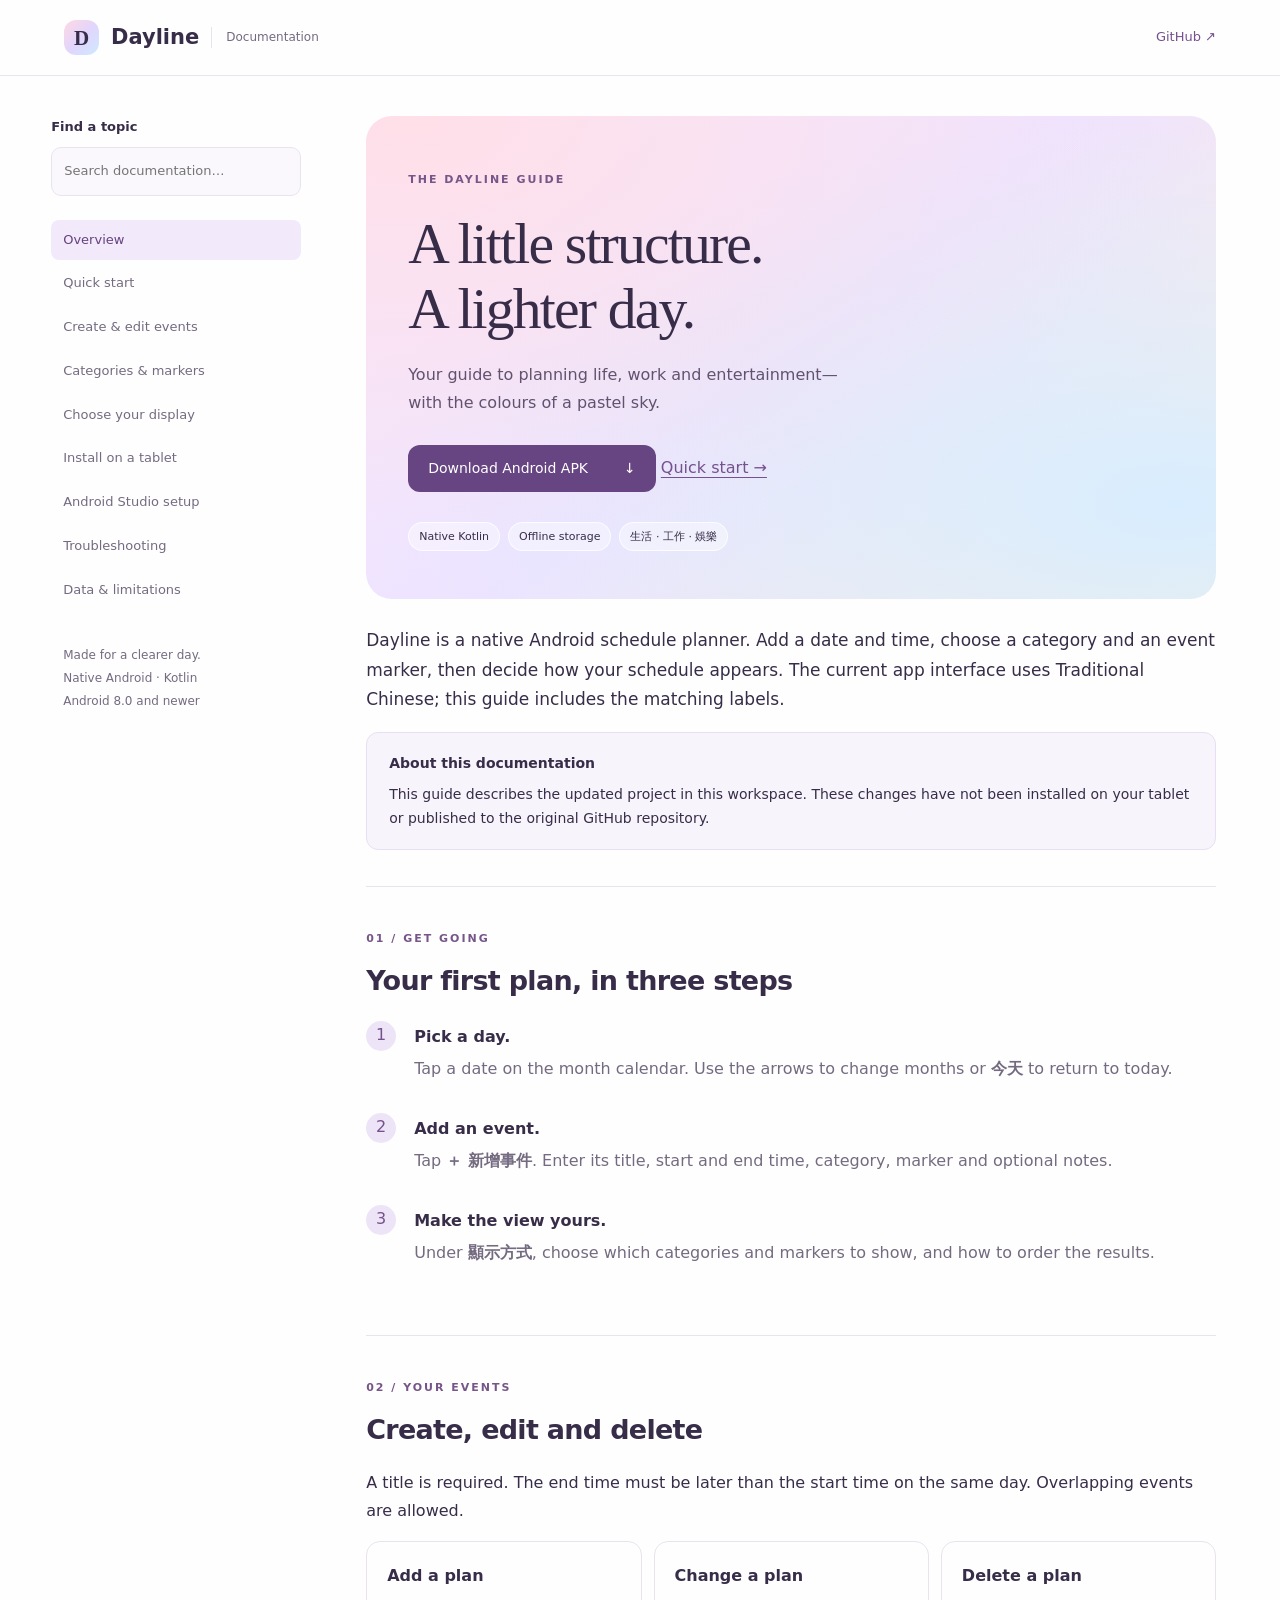
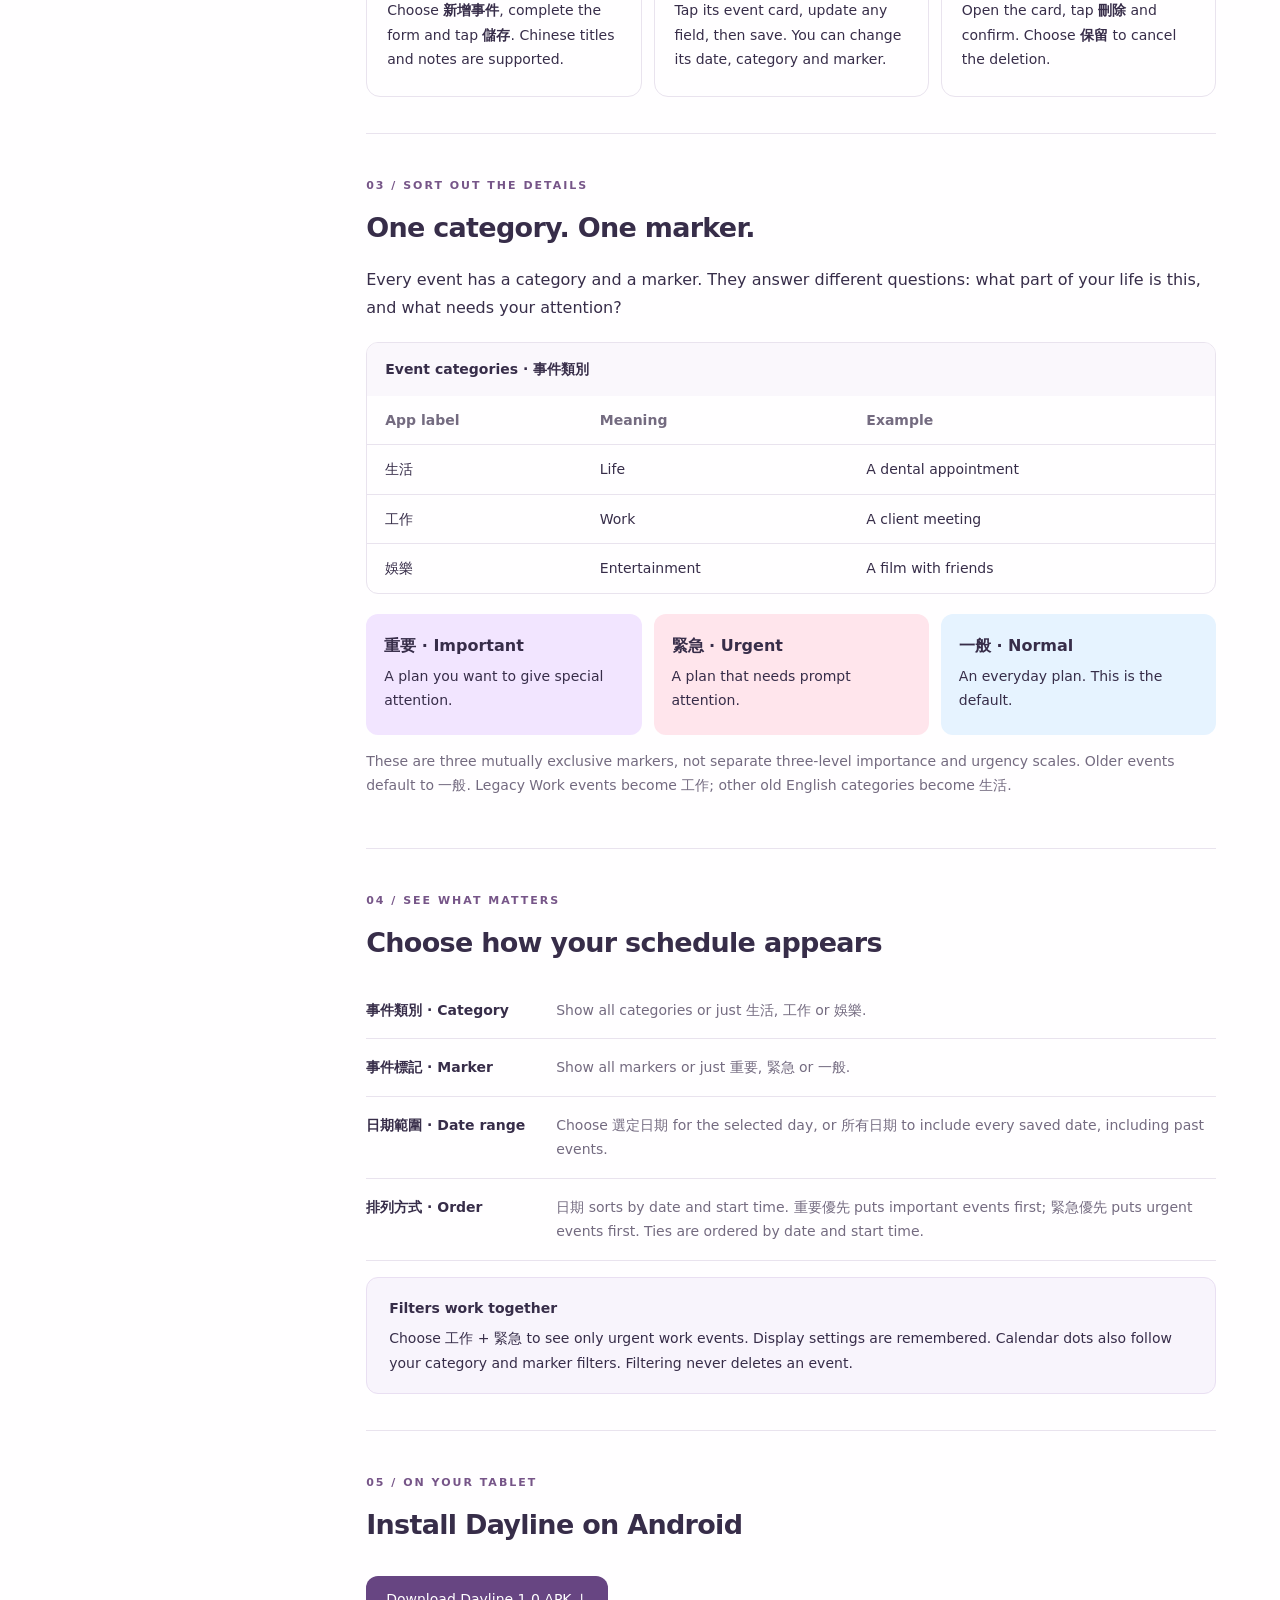
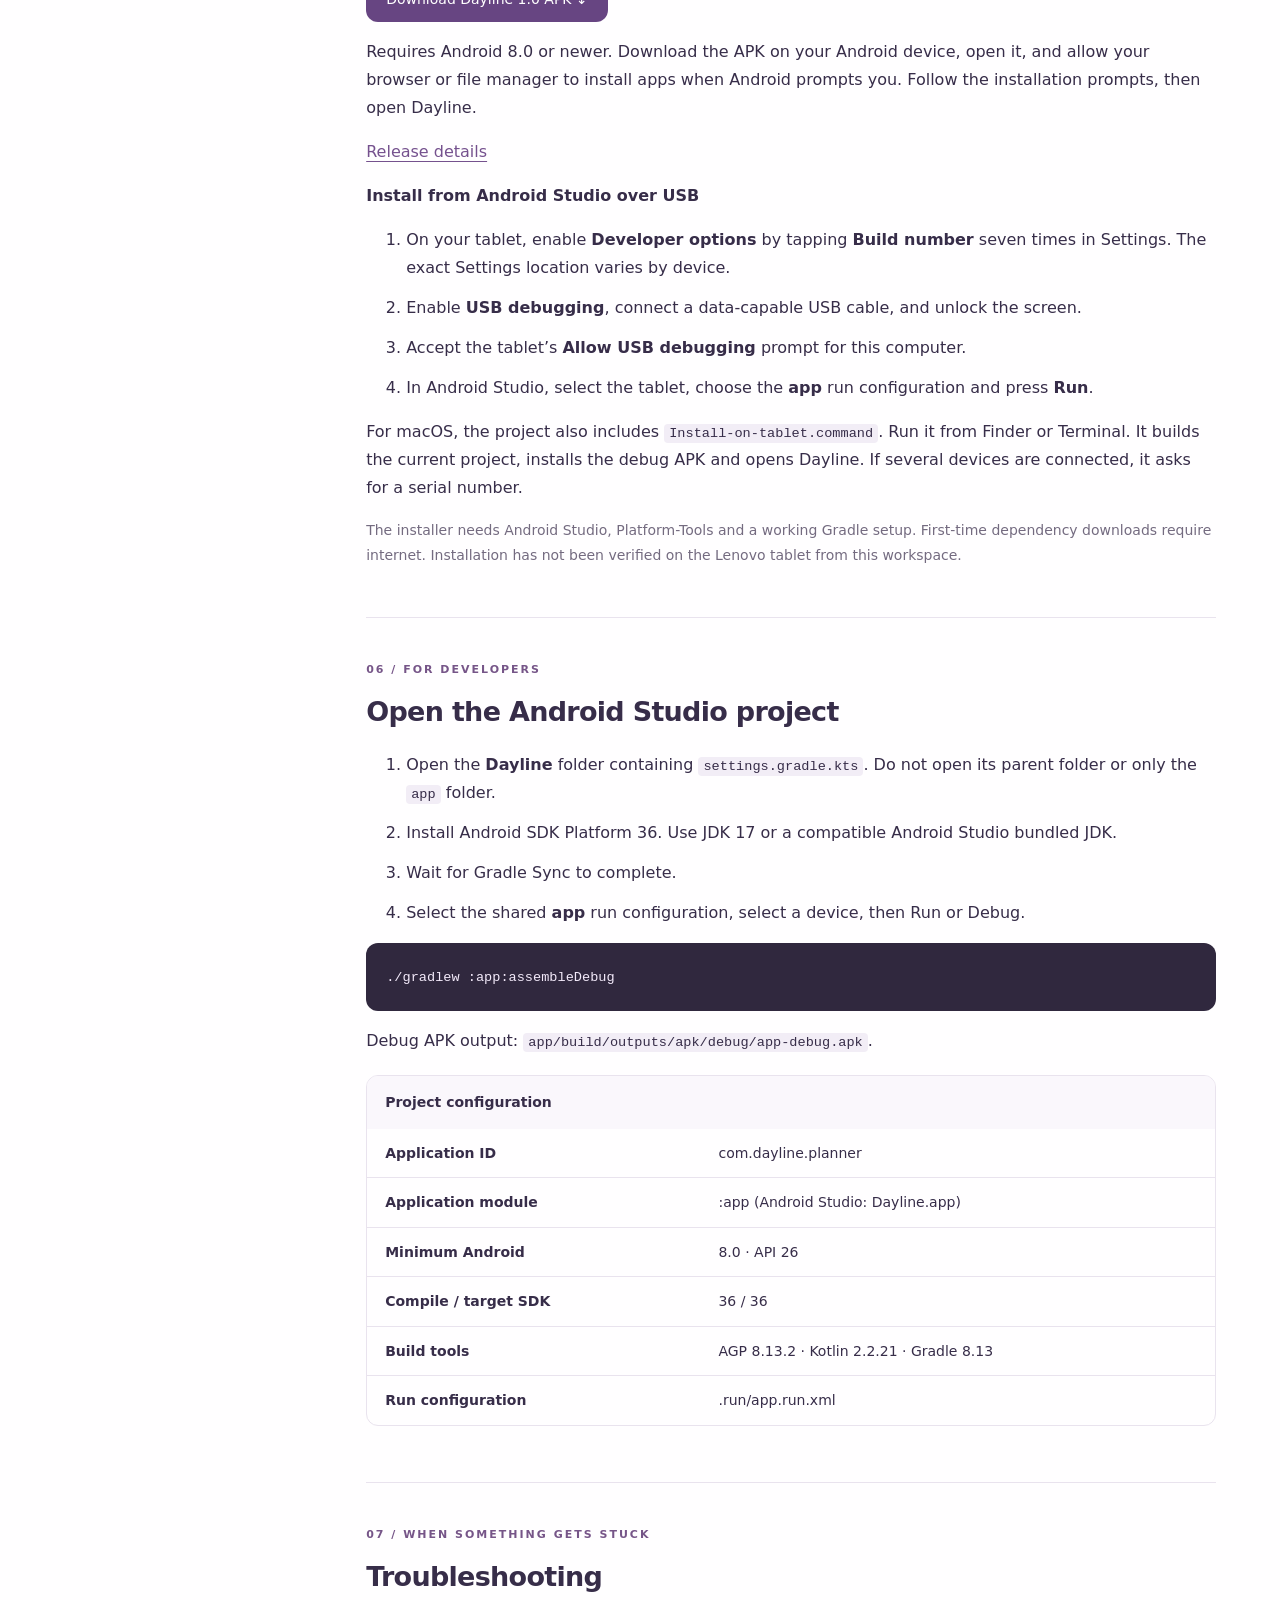
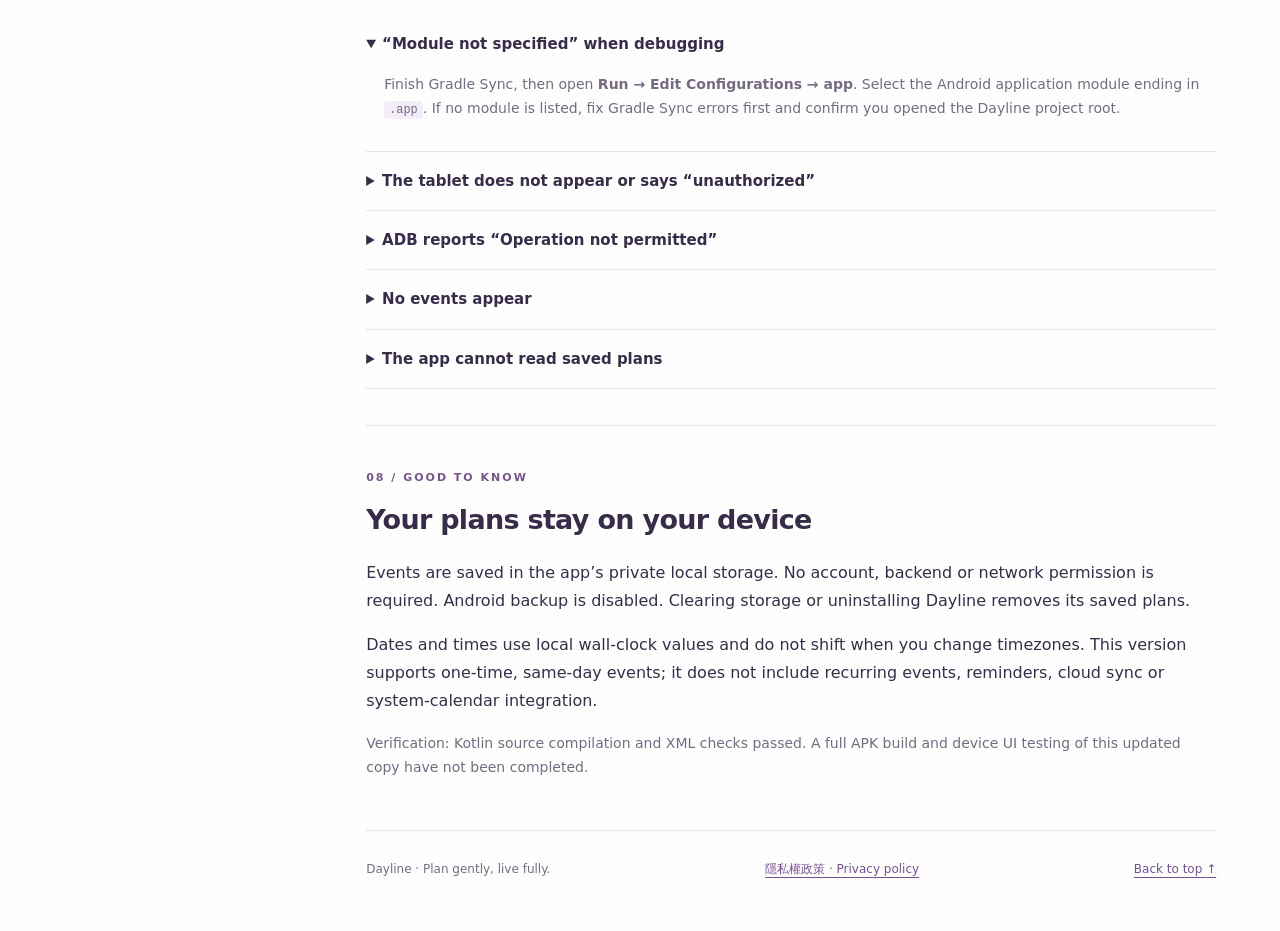
<file: docs/index.html>
<!doctype html>
<html lang="en">
<head>
<meta charset="utf-8"><meta name="viewport" content="width=device-width,initial-scale=1">
<meta name="description" content="Dayline Android app documentation: plan events, choose categories and priorities, filter your schedule, and install on a tablet.">
<title>Dayline · Documentation</title>
<link rel="stylesheet" href="styles.css">
</head>
<body>
<a class="skip" href="#main">Skip to content</a>
<header><a class="brand" href="#overview"><span class="logo" aria-hidden="true">D</span> Dayline <small>Documentation</small></a><a class="repo" href="https://github.com/lauquinausappstore-lgtm/schedule_planning">GitHub ↗</a></header>
<div class="layout">
<aside aria-label="Documentation navigation">
<label class="search-label" for="search">Find a topic</label><input id="search" type="search" placeholder="Search documentation…" aria-controls="navigation">
<nav id="navigation"><a href="#overview">Overview</a><a href="#quick-start">Quick start</a><a href="#events">Create & edit events</a><a href="#categories">Categories & markers</a><a href="#display">Choose your display</a><a href="#install">Install on a tablet</a><a href="#android-studio">Android Studio setup</a><a href="#troubleshooting">Troubleshooting</a><a href="#data">Data & limitations</a></nav>
<p id="no-results" hidden>No matching topics.</p><div class="sidebar-note">Made for a clearer day.<br>Native Android · Kotlin<br>Android 8.0 and newer</div>
</aside>
<main id="main">
<section id="overview" data-keywords="overview introduction dayline 彩雲 行程">
<div class="hero"><span class="eyebrow">THE DAYLINE GUIDE</span><h1>A little structure.<br>A lighter day.</h1><p>Your guide to planning life, work and entertainment—with the colours of a pastel sky.</p><a class="button" href="https://github.com/lauquinausappstore-lgtm/schedule_planning/releases/download/v1.0.0/app-release.apk">Download Android APK <span aria-hidden="true">↓</span></a> <a href="#quick-start">Quick start →</a><div class="tags"><span>Native Kotlin</span><span>Offline storage</span><span>生活 · 工作 · 娛樂</span></div></div>
<p class="intro">Dayline is a native Android schedule planner. Add a date and time, choose a category and an event marker, then decide how your schedule appears. The current app interface uses Traditional Chinese; this guide includes the matching labels.</p>
<div class="notice"><strong>About this documentation</strong><p>This guide describes the updated project in this workspace. These changes have not been installed on your tablet or published to the original GitHub repository.</p></div>
</section>
<section id="quick-start" data-keywords="quick start getting started 新增事件"><span class="eyebrow">01 / GET GOING</span><h2>Your first plan, in three steps</h2><ol class="steps"><li><strong>Pick a day.</strong><p>Tap a date on the month calendar. Use the arrows to change months or <b>今天</b> to return to today.</p></li><li><strong>Add an event.</strong><p>Tap <b>＋ 新增事件</b>. Enter its title, start and end time, category, marker and optional notes.</p></li><li><strong>Make the view yours.</strong><p>Under <b>顯示方式</b>, choose which categories and markers to show, and how to order the results.</p></li></ol></section>
<section id="events" data-keywords="events create edit delete save title notes date time 新增 編輯 刪除 儲存"><span class="eyebrow">02 / YOUR EVENTS</span><h2>Create, edit and delete</h2><p>A title is required. The end time must be later than the start time on the same day. Overlapping events are allowed.</p><div class="cards"><article><h3>Add a plan</h3><p>Choose <b>新增事件</b>, complete the form and tap <b>儲存</b>. Chinese titles and notes are supported.</p></article><article><h3>Change a plan</h3><p>Tap its event card, update any field, then save. You can change its date, category and marker.</p></article><article><h3>Delete a plan</h3><p>Open the card, tap <b>刪除</b> and confirm. Choose <b>保留</b> to cancel the deletion.</p></article></div></section>
<section id="categories" data-keywords="categories priority markers important urgent normal 生活 工作 娛樂 重要 緊急 一般"><span class="eyebrow">03 / SORT OUT THE DETAILS</span><h2>One category. One marker.</h2><p>Every event has a category and a marker. They answer different questions: what part of your life is this, and what needs your attention?</p><div class="table-wrap"><table><caption>Event categories · 事件類別</caption><thead><tr><th>App label</th><th>Meaning</th><th>Example</th></tr></thead><tbody><tr><td>生活</td><td>Life</td><td>A dental appointment</td></tr><tr><td>工作</td><td>Work</td><td>A client meeting</td></tr><tr><td>娛樂</td><td>Entertainment</td><td>A film with friends</td></tr></tbody></table></div><div class="marker-row"><article class="important"><b>重要 · Important</b><p>A plan you want to give special attention.</p></article><article class="urgent"><b>緊急 · Urgent</b><p>A plan that needs prompt attention.</p></article><article class="normal"><b>一般 · Normal</b><p>An everyday plan. This is the default.</p></article></div><p class="muted">These are three mutually exclusive markers, not separate three-level importance and urgency scales. Older events default to 一般. Legacy Work events become 工作; other old English categories become 生活.</p></section>
<section id="display" data-keywords="display filter sort order date priority urgency 顯示 篩選 排列 全部 所有日期"><span class="eyebrow">04 / SEE WHAT MATTERS</span><h2>Choose how your schedule appears</h2><dl><div><dt>事件類別 · Category</dt><dd>Show all categories or just 生活, 工作 or 娛樂.</dd></div><div><dt>事件標記 · Marker</dt><dd>Show all markers or just 重要, 緊急 or 一般.</dd></div><div><dt>日期範圍 · Date range</dt><dd>Choose 選定日期 for the selected day, or 所有日期 to include every saved date, including past events.</dd></div><div><dt>排列方式 · Order</dt><dd>日期 sorts by date and start time. 重要優先 puts important events first; 緊急優先 puts urgent events first. Ties are ordered by date and start time.</dd></div></dl><div class="notice"><strong>Filters work together</strong><p>Choose 工作 + 緊急 to see only urgent work events. Display settings are remembered. Calendar dots also follow your category and marker filters. Filtering never deletes an event.</p></div></section>
<section id="install" data-keywords="install tablet lenovo usb cable debugging 安裝 平板"><span class="eyebrow">05 / ON YOUR TABLET</span><h2>Install Dayline on Android</h2><p><a class="button" href="https://github.com/lauquinausappstore-lgtm/schedule_planning/releases/download/v1.0.0/app-release.apk">Download Dayline 1.0 APK ↓</a></p><p>Requires Android 8.0 or newer. Download the APK on your Android device, open it, and allow your browser or file manager to install apps when Android prompts you. Follow the installation prompts, then open Dayline.</p><p><a href="https://github.com/lauquinausappstore-lgtm/schedule_planning/releases/tag/v1.0.0">Release details</a></p><h3>Install from Android Studio over USB</h3><ol><li>On your tablet, enable <b>Developer options</b> by tapping <b>Build number</b> seven times in Settings. The exact Settings location varies by device.</li><li>Enable <b>USB debugging</b>, connect a data-capable USB cable, and unlock the screen.</li><li>Accept the tablet’s <b>Allow USB debugging</b> prompt for this computer.</li><li>In Android Studio, select the tablet, choose the <b>app</b> run configuration and press <b>Run</b>.</li></ol><p>For macOS, the project also includes <code>Install-on-tablet.command</code>. Run it from Finder or Terminal. It builds the current project, installs the debug APK and opens Dayline. If several devices are connected, it asks for a serial number.</p><p class="muted">The installer needs Android Studio, Platform-Tools and a working Gradle setup. First-time dependency downloads require internet. Installation has not been verified on the Lenovo tablet from this workspace.</p></section>
<section id="android-studio" data-keywords="android studio module debug run gradle sdk jdk kotlin setup configuration"><span class="eyebrow">06 / FOR DEVELOPERS</span><h2>Open the Android Studio project</h2><ol><li>Open the <b>Dayline</b> folder containing <code>settings.gradle.kts</code>. Do not open its parent folder or only the <code>app</code> folder.</li><li>Install Android SDK Platform 36. Use JDK 17 or a compatible Android Studio bundled JDK.</li><li>Wait for Gradle Sync to complete.</li><li>Select the shared <b>app</b> run configuration, select a device, then Run or Debug.</li></ol><pre><code>./gradlew :app:assembleDebug</code></pre><p>Debug APK output: <code>app/build/outputs/apk/debug/app-debug.apk</code>.</p><div class="table-wrap"><table><caption>Project configuration</caption><tbody><tr><th scope="row">Application ID</th><td>com.dayline.planner</td></tr><tr><th scope="row">Application module</th><td>:app (Android Studio: Dayline.app)</td></tr><tr><th scope="row">Minimum Android</th><td>8.0 · API 26</td></tr><tr><th scope="row">Compile / target SDK</th><td>36 / 36</td></tr><tr><th scope="row">Build tools</th><td>AGP 8.13.2 · Kotlin 2.2.21 · Gradle 8.13</td></tr><tr><th scope="row">Run configuration</th><td>.run/app.run.xml</td></tr></tbody></table></div></section>
<section id="troubleshooting" data-keywords="troubleshooting module specified adb unauthorized permission error empty"><span class="eyebrow">07 / WHEN SOMETHING GETS STUCK</span><h2>Troubleshooting</h2><details open><summary>“Module not specified” when debugging</summary><p>Finish Gradle Sync, then open <b>Run → Edit Configurations → app</b>. Select the Android application module ending in <code>.app</code>. If no module is listed, fix Gradle Sync errors first and confirm you opened the Dayline project root.</p></details><details><summary>The tablet does not appear or says “unauthorized”</summary><p>Unlock it, enable USB debugging and accept the authorization prompt. Check the cable supports data transfer and reconnect it. Install Platform-Tools through Android Studio’s SDK Manager if ADB is missing.</p></details><details><summary>ADB reports “Operation not permitted”</summary><p>The agent session previously blocked ADB’s USB access and local server. Run the installer in a normal macOS Terminal session, or use Android Studio on the computer.</p></details><details><summary>No events appear</summary><p>Set both category and marker to <b>全部</b>, then choose <b>所有日期</b>. A plan outside the selected date or filters is hidden, not removed.</p></details><details><summary>The app cannot read saved plans</summary><p>Changes are disabled to protect the stored data. Recover the saved data before clearing app storage. Clearing storage permanently removes the local plans.</p></details></section>
<section id="data" data-keywords="data privacy offline backup limitations recurrence reminder cloud"><span class="eyebrow">08 / GOOD TO KNOW</span><h2>Your plans stay on your device</h2><p>Events are saved in the app’s private local storage. No account, backend or network permission is required. Android backup is disabled. Clearing storage or uninstalling Dayline removes its saved plans.</p><p>Dates and times use local wall-clock values and do not shift when you change timezones. This version supports one-time, same-day events; it does not include recurring events, reminders, cloud sync or system-calendar integration.</p><p class="muted">Verification: Kotlin source compilation and XML checks passed. A full APK build and device UI testing of this updated copy have not been completed.</p></section>
<footer>Dayline · Plan gently, live fully. <a href="privacy-policy.html">隱私權政策 · Privacy policy</a><a href="#overview">Back to top ↑</a></footer>
</main></div><script src="script.js"></script>
</body></html>
</file>
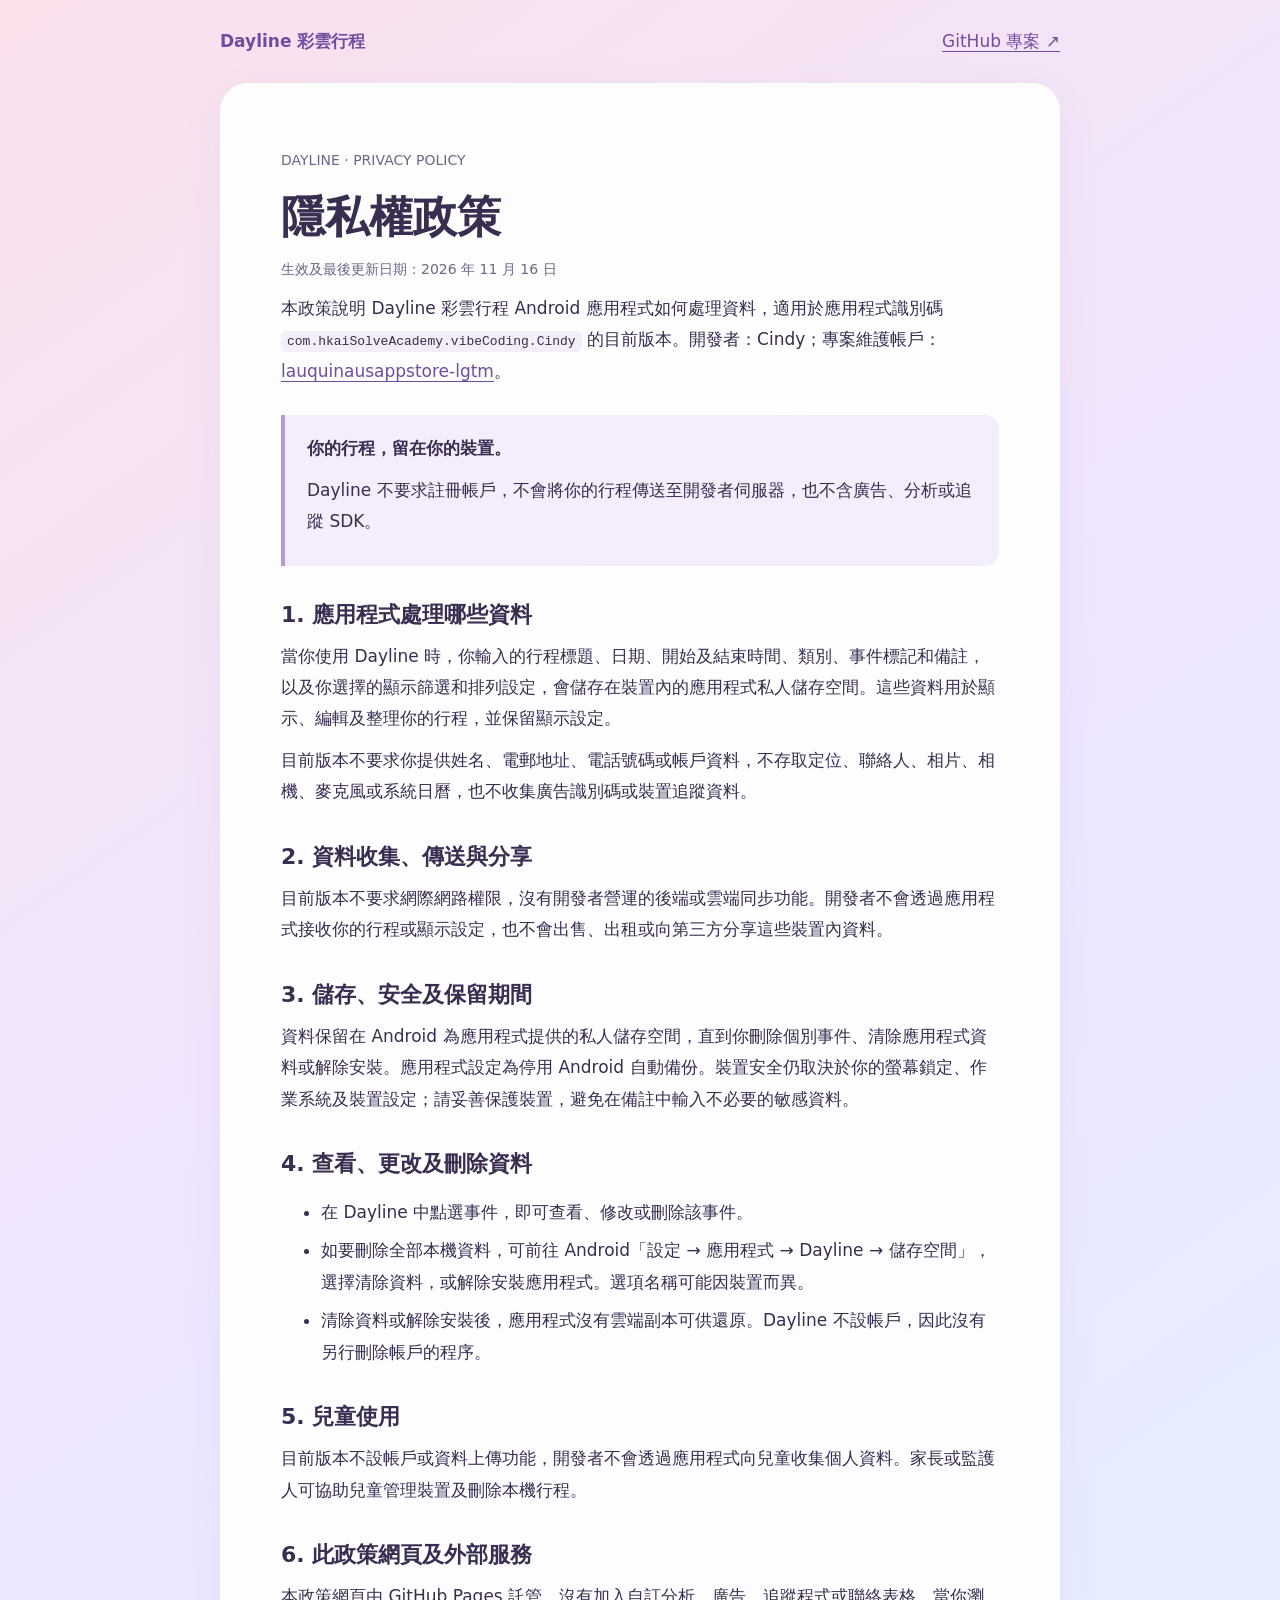
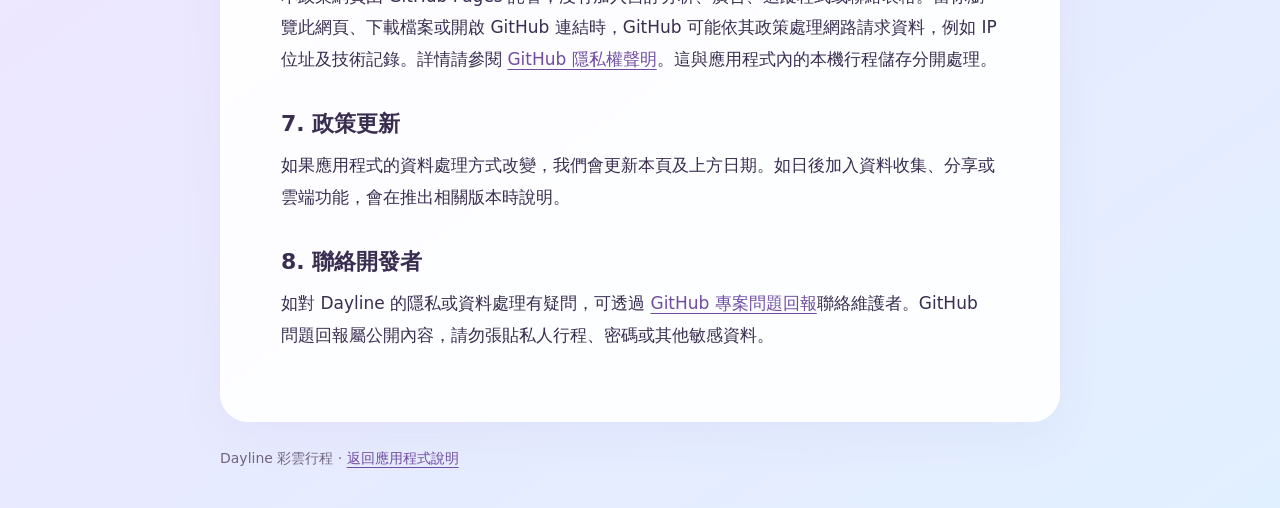
<file: docs/privacy-policy.html>
<!doctype html>
<html lang="zh-Hant">
<head>
<meta charset="utf-8">
<meta name="viewport" content="width=device-width,initial-scale=1">
<meta name="description" content="Dayline 彩雲行程隱私權政策：行程資料只儲存於裝置，不設帳戶、不含廣告或追蹤。">
<title>隱私權政策 · Dayline 彩雲行程</title>
<style>
:root{color-scheme:light;--ink:#392d50;--muted:#716484;--accent:#704da1}*{box-sizing:border-box}body{margin:0;color:var(--ink);font:17px/1.85 system-ui,-apple-system,"Noto Sans TC",sans-serif;background:linear-gradient(145deg,#fae1ec,#eee6ff 48%,#e1f0ff);min-height:100vh}header,main,footer{width:min(840px,calc(100% - 40px));margin:auto}header{padding:26px 0;display:flex;justify-content:space-between;gap:20px}a{color:var(--accent);text-underline-offset:4px}a:focus-visible{outline:3px solid var(--accent);outline-offset:5px}.brand{font-weight:750;text-decoration:none}main{background:#ffffffed;border:1px solid #fff;border-radius:28px;padding:clamp(24px,6vw,60px);box-shadow:0 14px 50px #704da10d}h1{font-size:clamp(32px,6vw,44px);line-height:1.3;margin:12px 0}h2{font-size:22px;line-height:1.5;margin:32px 0 10px}p{margin:10px 0}.eyebrow,.date{color:var(--muted);font-size:14px}.summary{padding:18px 22px;border-left:4px solid #b49bdd;background:#f4edfc;border-radius:0 14px 14px 0;margin:28px 0}code{font-size:13px;overflow-wrap:anywhere;background:#f4eef9;padding:3px 6px;border-radius:5px}li{margin:7px 0}footer{padding:24px 0 36px;color:var(--muted);font-size:14px}.skip{position:absolute;left:-9999px}.skip:focus{left:20px;top:10px;background:white;padding:10px}
</style>
</head>
<body>
<a class="skip" href="#main">跳至主要內容</a>
<header><a class="brand" href="./">Dayline 彩雲行程</a><a href="https://github.com/lauquinausappstore-lgtm/schedule_planning">GitHub 專案 ↗</a></header>
<main id="main">
<span class="eyebrow">DAYLINE · PRIVACY POLICY</span>
<h1>隱私權政策</h1>
<p class="date">生效及最後更新日期：2026 年 11 月 16 日</p>
<p>本政策說明 Dayline 彩雲行程 Android 應用程式如何處理資料，適用於應用程式識別碼 <code>com.hkaiSolveAcademy.vibeCoding.Cindy</code> 的目前版本。開發者：Cindy；專案維護帳戶：<a href="https://github.com/lauquinausappstore-lgtm">lauquinausappstore-lgtm</a>。</p>
<div class="summary"><strong>你的行程，留在你的裝置。</strong><p>Dayline 不要求註冊帳戶，不會將你的行程傳送至開發者伺服器，也不含廣告、分析或追蹤 SDK。</p></div>
<h2>1. 應用程式處理哪些資料</h2>
<p>當你使用 Dayline 時，你輸入的行程標題、日期、開始及結束時間、類別、事件標記和備註，以及你選擇的顯示篩選和排列設定，會儲存在裝置內的應用程式私人儲存空間。這些資料用於顯示、編輯及整理你的行程，並保留顯示設定。</p>
<p>目前版本不要求你提供姓名、電郵地址、電話號碼或帳戶資料，不存取定位、聯絡人、相片、相機、麥克風或系統日曆，也不收集廣告識別碼或裝置追蹤資料。</p>
<h2>2. 資料收集、傳送與分享</h2>
<p>目前版本不要求網際網路權限，沒有開發者營運的後端或雲端同步功能。開發者不會透過應用程式接收你的行程或顯示設定，也不會出售、出租或向第三方分享這些裝置內資料。</p>
<h2>3. 儲存、安全及保留期間</h2>
<p>資料保留在 Android 為應用程式提供的私人儲存空間，直到你刪除個別事件、清除應用程式資料或解除安裝。應用程式設定為停用 Android 自動備份。裝置安全仍取決於你的螢幕鎖定、作業系統及裝置設定；請妥善保護裝置，避免在備註中輸入不必要的敏感資料。</p>
<h2>4. 查看、更改及刪除資料</h2>
<ul><li>在 Dayline 中點選事件，即可查看、修改或刪除該事件。</li><li>如要刪除全部本機資料，可前往 Android「設定 → 應用程式 → Dayline → 儲存空間」，選擇清除資料，或解除安裝應用程式。選項名稱可能因裝置而異。</li><li>清除資料或解除安裝後，應用程式沒有雲端副本可供還原。Dayline 不設帳戶，因此沒有另行刪除帳戶的程序。</li></ul>
<h2>5. 兒童使用</h2>
<p>目前版本不設帳戶或資料上傳功能，開發者不會透過應用程式向兒童收集個人資料。家長或監護人可協助兒童管理裝置及刪除本機行程。</p>
<h2>6. 此政策網頁及外部服務</h2>
<p>本政策網頁由 GitHub Pages 託管，沒有加入自訂分析、廣告、追蹤程式或聯絡表格。當你瀏覽此網頁、下載檔案或開啟 GitHub 連結時，GitHub 可能依其政策處理網路請求資料，例如 IP 位址及技術記錄。詳情請參閱 <a href="https://docs.github.com/en/site-policy/privacy-policies/github-general-privacy-statement">GitHub 隱私權聲明</a>。這與應用程式內的本機行程儲存分開處理。</p>
<h2>7. 政策更新</h2>
<p>如果應用程式的資料處理方式改變，我們會更新本頁及上方日期。如日後加入資料收集、分享或雲端功能，會在推出相關版本時說明。</p>
<h2>8. 聯絡開發者</h2>
<p>如對 Dayline 的隱私或資料處理有疑問，可透過 <a href="https://github.com/lauquinausappstore-lgtm/schedule_planning/issues/new">GitHub 專案問題回報</a>聯絡維護者。GitHub 問題回報屬公開內容，請勿張貼私人行程、密碼或其他敏感資料。</p>
</main>
<footer>Dayline 彩雲行程 · <a href="./">返回應用程式說明</a></footer>
</body>
</html>
</file>
<file: docs/styles.css>
:root{--ink:#372d49;--muted:#746b80;--purple:#75518e;--line:#e9e3ee;--paper:#fffeff}*{box-sizing:border-box}html{scroll-behavior:smooth;scroll-padding-top:95px}body{margin:0;color:var(--ink);background:var(--paper);font:16px/1.75 system-ui,-apple-system,BlinkMacSystemFont,"Segoe UI",sans-serif}a{color:var(--purple);text-underline-offset:4px}header{height:76px;padding:0 5%;display:flex;justify-content:space-between;align-items:center;position:sticky;top:0;z-index:5;background:#fffefff2;border-bottom:1px solid var(--line);backdrop-filter:blur(16px)}.brand{display:flex;gap:12px;align-items:center;text-decoration:none;font-size:21px;font-weight:750;color:var(--ink)}.brand small{font-size:12px;font-weight:450;border-left:1px solid var(--line);padding-left:14px;color:var(--muted)}.logo{display:grid;place-items:center;width:35px;height:35px;border-radius:12px;background:linear-gradient(135deg,#ffd9e3,#e2d5fc,#cdeaff);font-family:Georgia,serif}.repo{font-size:13px;text-decoration:none}.layout{max-width:1280px;margin:auto;display:grid;grid-template-columns:250px 1fr;gap:65px;padding:40px 4%}aside{position:sticky;top:110px;height:calc(100vh - 130px);overflow:auto;font-size:13px}.search-label{display:block;font-weight:650;margin:0 0 8px}input{width:100%;padding:12px;border:1px solid var(--line);border-radius:10px;font:inherit;background:#faf8fc;color:var(--ink)}nav{display:grid;gap:3px;margin-top:24px}nav a{padding:9px 12px;border-radius:8px;text-decoration:none;color:var(--muted)}nav a:hover,nav a[aria-current]{color:#664280;background:#f2eafa}nav a[hidden]{display:none}.sidebar-note{margin:34px 12px;color:var(--muted);line-height:1.9;font-size:12px}main{min-width:0;max-width:850px}section{padding:36px 0;border-bottom:1px solid var(--line)}section:first-child{padding-top:0}.hero{padding:48px 42px;border-radius:26px;background:radial-gradient(ellipse at 5% 0%,#ffdfe8,transparent 65%),radial-gradient(ellipse at 95% 80%,#d8edff,transparent 70%),linear-gradient(140deg,#f6e9ff,#eee3ff,#fff0d9)}.eyebrow{font-size:11px;font-weight:750;letter-spacing:2px;color:#765588}h1{font-family:Georgia,"Times New Roman",serif;font-size:clamp(38px,4.5vw,58px);font-weight:450;line-height:1.12;letter-spacing:-1.8px;margin:20px 0}h2{font-size:27px;letter-spacing:-.7px;line-height:1.25;margin:13px 0 22px}h3{font-size:16px;margin:0 0 8px}.hero p{max-width:440px;color:#62526f;font-size:16px}.button{display:inline-flex;gap:36px;align-items:center;background:#674582;color:white;padding:11px 20px;border-radius:12px;text-decoration:none;font-size:14px;margin-top:12px}.button:hover{background:#513367}.tags{display:flex;flex-wrap:wrap;gap:8px;margin-top:30px}.tags span{font-size:11px;padding:4px 10px;border:1px solid #ffffffc0;background:#ffffff65;border-radius:20px}.intro{font-size:17px;padding-top:10px}.notice{padding:18px 22px;background:#f8f4fc;border:1px solid #e9dff2;border-radius:12px;font-size:14px}.notice p{margin:6px 0 0}.steps{list-style:none;counter-reset:step;padding:0}.steps li{counter-increment:step;padding:4px 0 16px 48px;position:relative}.steps li:before{content:counter(step);position:absolute;left:0;top:2px;border-radius:50%;background:#eee4f8;width:30px;height:30px;text-align:center;color:#76528c}.steps p{margin:4px 0 0;color:var(--muted)}.cards{display:grid;grid-template-columns:repeat(3,1fr);gap:12px}.cards article{border:1px solid var(--line);border-radius:14px;padding:20px}.cards p,.marker-row p{font-size:14px;margin:4px 0}.table-wrap{overflow:auto;border:1px solid var(--line);border-radius:12px;margin:20px 0}table{width:100%;border-collapse:collapse;text-align:left;font-size:14px}caption{text-align:left;font-weight:700;padding:14px 18px;background:#faf7fc}th,td{padding:12px 18px;border-bottom:1px solid var(--line)}tbody tr:last-child>*{border-bottom:0}th{font-weight:600}thead{color:var(--muted)}.marker-row{display:grid;grid-template-columns:repeat(3,1fr);gap:12px}.marker-row article{border-radius:12px;padding:18px}.important{background:#f2e5ff}.urgent{background:#ffe5ec}.normal{background:#e6f3ff}.muted{color:var(--muted);font-size:14px}dl>div{display:grid;grid-template-columns:190px 1fr;border-bottom:1px solid var(--line);padding:16px 0}dt{font-size:14px;font-weight:650}dd{margin:0;font-size:14px;color:var(--muted)}li{margin-bottom:12px}pre{background:#30283e;color:#f3eafa;padding:20px;border-radius:12px;overflow:auto}code{font-family:ui-monospace,SFMono-Regular,monospace;font-size:.85em;overflow-wrap:anywhere}p code,li code{background:#f2edf6;padding:2px 5px;border-radius:4px}details{border-bottom:1px solid var(--line);padding:16px 0}summary{cursor:pointer;font-weight:600;font-size:15px}details p{font-size:14px;color:var(--muted);padding-left:18px}footer{display:flex;justify-content:space-between;padding:28px 0 12px;color:var(--muted);font-size:12px}.skip{position:fixed;left:10px;top:-80px;background:white;padding:10px;z-index:10}.skip:focus{top:8px}:focus-visible{outline:3px solid #956dbb;outline-offset:4px}@media(max-width:950px){.layout{gap:28px;grid-template-columns:200px 1fr}.hero{padding:32px}.cards,.marker-row{grid-template-columns:1fr}.cards article{padding:16px}dl>div{grid-template-columns:1fr;gap:6px}}@media(max-width:650px){header{padding:0 20px;height:65px}.brand small{display:none}.layout{display:block;padding:20px}aside{position:static;height:auto;margin-bottom:25px}nav{display:flex;overflow-x:auto;gap:6px;margin-top:12px;padding-bottom:6px}nav a{white-space:nowrap;border:1px solid var(--line);font-size:12px}.sidebar-note{display:none}.hero{padding:28px 24px}.hero h1{font-size:42px}h2{font-size:24px}section{padding:30px 0}.intro{font-size:16px}footer{gap:20px}html{scroll-padding-top:85px}}@media(prefers-reduced-motion:reduce){html{scroll-behavior:auto}}@media print{header,aside,.button{display:none}.layout{display:block;padding:0}section{break-inside:avoid}.hero{padding:20px}details{display:block}}
</file>
